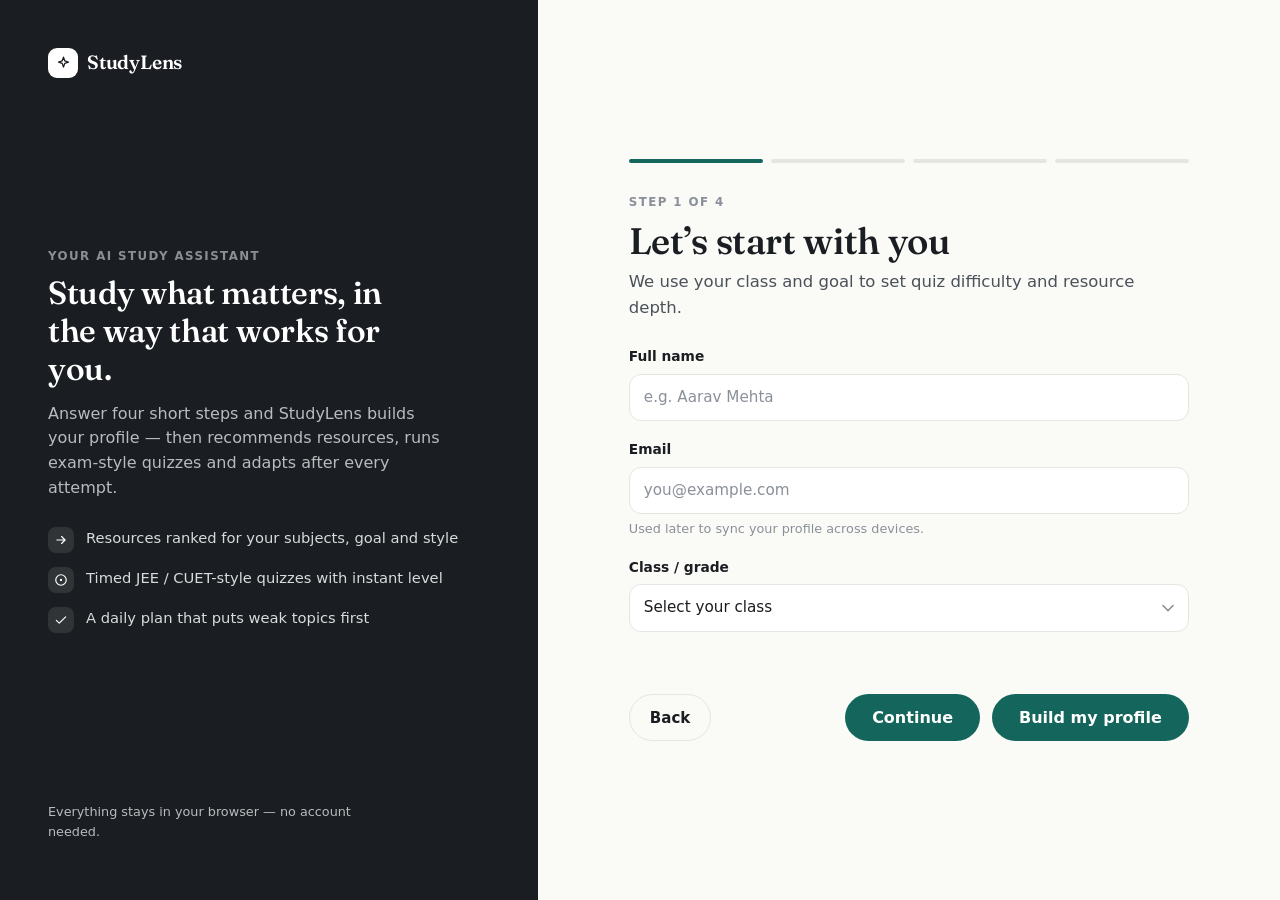
<file: frontend/index.html>
<!DOCTYPE html>
<html lang="en">
<head>
  <meta charset="UTF-8" />
  <meta name="viewport" content="width=device-width, initial-scale=1" />
  <title>StudyLens — Set up your learning profile</title>
  <meta name="description" content="StudyLens onboarding: tell us your goal, subjects and study style to get personalised resources, quizzes and daily plans." />
  <link rel="preconnect" href="https://fonts.googleapis.com" />
  <link rel="preconnect" href="https://fonts.gstatic.com" crossorigin />
  <link href="https://fonts.googleapis.com/css2?family=Fraunces:opsz,wght@9..144,500;9..144,600&display=swap" rel="stylesheet" />
  <link rel="stylesheet" href="css/base.css" />
  <link rel="stylesheet" href="css/pages.css" />
</head>
<body>
  <main class="onboard">
    <aside class="onboard-aside">
      <a class="brand" href="index.html">
        <span class="brand-mark" aria-hidden="true">
          <svg viewBox="0 0 24 24" fill="none" stroke="currentColor" stroke-width="1.8" stroke-linejoin="round"><path d="M12 3l1.8 5.2L19 10l-5.2 1.8L12 17l-1.8-5.2L5 10l5.2-1.8z"/></svg>
        </span>StudyLens</a>

      <div>
        <p class="eyebrow" style="color:#8b8f92">Your AI study assistant</p>
        <h2>Study what matters, in the way that works for you.</h2>
        <p>Answer four short steps and StudyLens builds your profile — then recommends resources, runs exam-style quizzes and adapts after every attempt.</p>
        <ul class="onboard-points">
          <li><span class="dot"><svg viewBox="0 0 24 24" fill="none" stroke="currentColor" stroke-width="2" stroke-linecap="round" stroke-linejoin="round"><path d="M5 12h14M13 6l6 6-6 6"/></svg></span>Resources ranked for your subjects, goal and style</li>
          <li><span class="dot"><svg viewBox="0 0 24 24" fill="none" stroke="currentColor" stroke-width="2" stroke-linecap="round"><circle cx="12" cy="12" r="9"/><circle cx="12" cy="12" r="1"/></svg></span>Timed JEE / CUET-style quizzes with instant level</li>
          <li><span class="dot"><svg viewBox="0 0 24 24" fill="none" stroke="currentColor" stroke-width="2" stroke-linecap="round" stroke-linejoin="round"><path d="M4 12.5l5 5L20 6.5"/></svg></span>A daily plan that puts weak topics first</li>
        </ul>
      </div>

      <p class="onboard-foot">Everything stays in your browser — no account needed.</p>
    </aside>

    <section class="onboard-main">
      <form class="onboard-form" id="ob-form" novalidate>
        <div class="steps" aria-hidden="true">
          <div class="step-dot is-now" data-dot="0"></div>
          <div class="step-dot" data-dot="1"></div>
          <div class="step-dot" data-dot="2"></div>
          <div class="step-dot" data-dot="3"></div>
        </div>

        <!-- Step 1 — about you -->
        <div class="step is-on" data-step="0">
          <p class="eyebrow">Step 1 of 4</p>
          <h1>Let’s start with you</h1>
          <p class="lede">We use your class and goal to set quiz difficulty and resource depth.</p>

          <div class="field">
            <label for="fullName">Full name</label>
            <input class="input" id="fullName" name="fullName" type="text" placeholder="e.g. Aarav Mehta" autocomplete="name" required />
          </div>
          <div class="field">
            <label for="email">Email</label>
            <input class="input" id="email" name="email" type="email" placeholder="you@example.com" autocomplete="email" required />
            <p class="field-hint">Used later to sync your profile across devices.</p>
          </div>
          <div class="field">
            <label for="grade">Class / grade</label>
            <select class="select" id="grade" name="grade" required>
              <option value="" disabled selected>Select your class</option>
              <option>Class 10</option>
              <option>Class 11</option>
              <option>Class 12</option>
              <option>Dropper / Repeat year</option>
              <option>Undergraduate</option>
            </select>
          </div>
        </div>

        <!-- Step 2 — goal & time -->
        <div class="step" data-step="1">
          <p class="eyebrow">Step 2 of 4</p>
          <h1>What are you working towards?</h1>
          <p class="lede">Your goal decides the tone of recommendations and the length of your daily plan.</p>

          <div class="field">
            <label for="goal">Goal</label>
            <select class="select" id="goal" name="goal" required>
              <option value="" disabled selected>Pick a goal</option>
              <option>Crack a competitive exam</option>
              <option>Score 90%+ in board exams</option>
              <option>Build strong fundamentals</option>
              <option>Catch up on a weak subject</option>
              <option>Get into a dream college</option>
            </select>
          </div>
          <div class="field">
            <span class="field-label" id="time-label">Available study time per day</span>
            <div class="time-chips" role="radiogroup" aria-labelledby="time-label" id="time-chips">
              <button type="button" class="time-chip" data-min="30" role="radio" aria-checked="false">30 min</button>
              <button type="button" class="time-chip" data-min="60" role="radio" aria-checked="false">1 hour</button>
              <button type="button" class="time-chip is-on" data-min="90" role="radio" aria-checked="true">1.5 hours</button>
              <button type="button" class="time-chip" data-min="120" role="radio" aria-checked="false">2 hours</button>
              <button type="button" class="time-chip" data-min="180" role="radio" aria-checked="false">3+ hours</button>
            </div>
          </div>
        </div>

        <!-- Step 3 — learning style -->
        <div class="step" data-step="2">
          <p class="eyebrow">Step 3 of 4</p>
          <h1>How do you like to learn?</h1>
          <p class="lede">This steers the mix of videos, articles and practice PDFs we surface first.</p>

          <div class="field">
            <span class="field-label" id="learn-label">Learning style</span>
            <div class="choice-grid choice-grid--2" role="radiogroup" aria-labelledby="learn-label" id="learn-choices">
              <label class="choice"><input type="radio" name="learnersType" value="video" /><span class="choice-key">▶</span><span><span class="choice-title">Video-first</span><span class="choice-sub">Lectures and visual explainers</span></span></label>
              <label class="choice"><input type="radio" name="learnersType" value="reading" /><span class="choice-key">¶</span><span><span class="choice-title">Reading-first</span><span class="choice-sub">Articles, notes and chapters</span></span></label>
              <label class="choice"><input type="radio" name="learnersType" value="practice" /><span class="choice-key">✓</span><span><span class="choice-title">Practice-first</span><span class="choice-sub">Problem sets and question banks</span></span></label>
              <label class="choice is-on"><input type="radio" name="learnersType" value="mixing" checked /><span class="choice-key">✦</span><span><span class="choice-title">A mix of everything</span><span class="choice-sub">Balance of videos, reading and practice</span></span></label>
            </div>
          </div>
          <div class="field">
            <span class="field-label" id="notes-label">Preferred notes style</span>
            <div class="choice-grid choice-grid--2" role="radiogroup" aria-labelledby="notes-label" id="notes-choices">
              <label class="choice is-on"><input type="radio" name="notesPref" value="detailed" checked /><span class="choice-key">≡</span><span><span class="choice-title">Detailed notes</span><span class="choice-sub">Full derivations and explanations</span></span></label>
              <label class="choice"><input type="radio" name="notesPref" value="brief" /><span class="choice-key">–</span><span><span class="choice-title">Brief summaries</span><span class="choice-sub">Short, high-yield bullet points</span></span></label>
              <label class="choice"><input type="radio" name="notesPref" value="examples" /><span class="choice-key">{}</span><span><span class="choice-title">Example-driven</span><span class="choice-sub">Solved examples over theory</span></span></label>
            </div>
          </div>
        </div>

        <!-- Step 4 — subjects -->
        <div class="step" data-step="3">
          <p class="eyebrow">Step 4 of 4</p>
          <h1>Which subjects are you tracking?</h1>
          <p class="lede">Pick at least one. You can change these any time in Settings.</p>

          <div class="choice-grid choice-grid--2" id="subject-choices"><!-- built by onboarding.js --></div>
        </div>

        <p class="step-error" id="ob-error" role="alert"></p>

        <div class="step-actions">
          <button type="button" class="btn btn--ghost" id="ob-back" hidden>Back</button>
          <span style="flex:1"></span>
          <button type="button" class="btn btn--primary btn--lg" id="ob-next">Continue</button>
          <button type="submit" class="btn btn--primary btn--lg" id="ob-finish" hidden>Build my profile</button>
        </div>
      </form>
    </section>
  </main>

  <script src="js/data.js"></script>
  <script src="js/quiz-data.js"></script>
  <script src="js/api.js"></script>
  <script src="js/app.js"></script>
  <script src="js/onboarding.js"></script>
</body>
</html>
</file>
<file: frontend/css/base.css>
/* ==========================================================================
   StudyLens — base.css
   Design tokens, reset, shell (topbar), and shared components.
   Palette: warm paper, ink, deep teal accent. No loud colors.
   ========================================================================== */

:root {
  /* color */
  --paper: #fafaf7;
  --surface: #ffffff;
  --ink: #1a1d21;
  --ink-2: #4a5158;
  --muted: #8a9099;
  --line: #e7e5df;
  --line-soft: #f0eee9;
  --accent: #14665c;
  --accent-strong: #0f4f47;
  --accent-soft: #e6f1ef;
  --amber: #b8791f;
  --amber-soft: #f7efe2;
  --clay: #a8452f;
  --clay-soft: #f7eae6;
  --green: #2f7a4f;
  --green-soft: #e8f3ec;

  /* type */
  --font-display: 'Fraunces', 'Iowan Old Style', Georgia, 'Times New Roman', serif;
  --font-body: system-ui, -apple-system, 'Segoe UI', Roboto, 'Helvetica Neue', Arial, sans-serif;

  /* shape & elevation */
  --r-lg: 18px;
  --r-md: 12px;
  --r-sm: 8px;
  --shadow-1: 0 1px 2px rgba(26, 29, 33, 0.04), 0 8px 24px rgba(26, 29, 33, 0.06);
  --shadow-2: 0 2px 6px rgba(26, 29, 33, 0.06), 0 18px 48px rgba(26, 29, 33, 0.1);

  /* layout */
  --nav-h: 64px;
  --maxw: 1120px;
}

/* ---------- reset ---------- */
*, *::before, *::after { box-sizing: border-box; }
html { -webkit-text-size-adjust: 100%; }
body {
  margin: 0;
  font-family: var(--font-body);
  font-size: 16px;
  line-height: 1.55;
  color: var(--ink);
  background: var(--paper);
  -webkit-font-smoothing: antialiased;
}
h1, h2, h3, h4 { font-family: var(--font-display); font-weight: 550; line-height: 1.2; margin: 0 0 .4em; letter-spacing: -0.01em; }
h1 { font-size: clamp(1.7rem, 3.4vw, 2.3rem); }
h2 { font-size: clamp(1.25rem, 2.4vw, 1.5rem); }
h3 { font-size: 1.05rem; }
p { margin: 0 0 .8em; color: var(--ink-2); }
a { color: var(--accent); text-decoration: none; }
a:hover { text-decoration: underline; }
img, svg { max-width: 100%; }
button { font: inherit; cursor: pointer; }
:focus-visible { outline: 2px solid var(--accent); outline-offset: 2px; border-radius: 4px; }
.sr-only {
  position: absolute; width: 1px; height: 1px; padding: 0; margin: -1px;
  overflow: hidden; clip: rect(0 0 0 0); white-space: nowrap; border: 0;
}
::selection { background: var(--accent-soft); }

/* ---------- shell ---------- */
.topbar {
  position: sticky; top: 0; z-index: 40;
  height: var(--nav-h);
  background: rgba(250, 250, 247, 0.88);
  backdrop-filter: blur(10px);
  border-bottom: 1px solid var(--line);
}
.topbar-inner {
  max-width: var(--maxw); height: 100%; margin: 0 auto; padding: 0 24px;
  display: flex; align-items: center; gap: 28px;
}
.brand {
  display: inline-flex; align-items: center; gap: 9px;
  font-family: var(--font-display); font-size: 1.12rem; font-weight: 600;
  color: var(--ink); letter-spacing: -0.01em;
}
.brand:hover { text-decoration: none; }
.brand-mark {
  width: 30px; height: 30px; border-radius: 9px;
  background: var(--accent); color: #fff;
  display: inline-flex; align-items: center; justify-content: center;
}
.brand-mark svg { width: 17px; height: 17px; }
.nav-links { display: flex; gap: 4px; margin-left: 8px; }
.nav-link {
  padding: 7px 13px; border-radius: 999px;
  color: var(--ink-2); font-size: 0.92rem; font-weight: 500;
}
.nav-link:hover { background: var(--line-soft); text-decoration: none; color: var(--ink); }
.nav-link.is-active { background: var(--ink); color: #fff; }
.nav-end { margin-left: auto; display: flex; align-items: center; gap: 12px; }
.streak-pill {
  display: inline-flex; align-items: center; gap: 5px;
  padding: 5px 11px; border-radius: 999px;
  background: var(--amber-soft); color: var(--amber);
  font-size: 0.85rem; font-weight: 600;
}
.streak-pill svg { width: 15px; height: 15px; }
.avatar {
  width: 34px; height: 34px; border-radius: 50%;
  background: var(--accent-soft); color: var(--accent-strong);
  display: inline-flex; align-items: center; justify-content: center;
  font-size: 0.8rem; font-weight: 700; letter-spacing: 0.02em;
}
.avatar:hover { text-decoration: none; box-shadow: 0 0 0 2px var(--accent-soft), 0 0 0 3px var(--accent); }

.page { max-width: var(--maxw); margin: 0 auto; padding: 36px 24px 84px; }
.page--narrow { max-width: 720px; }

.eyebrow {
  font-size: 0.74rem; font-weight: 700; letter-spacing: 0.12em;
  text-transform: uppercase; color: var(--muted); margin: 0 0 8px;
}
.lede { font-size: 1.03rem; color: var(--ink-2); max-width: 62ch; }

/* ---------- buttons ---------- */
.btn {
  display: inline-flex; align-items: center; justify-content: center; gap: 8px;
  padding: 10px 20px; border-radius: 999px; border: 1px solid transparent;
  font-size: 0.94rem; font-weight: 600; line-height: 1.2;
  transition: transform 0.12s ease, background 0.15s ease, box-shadow 0.15s ease;
}
.btn:hover { text-decoration: none; }
.btn:active { transform: translateY(1px); }
.btn svg { width: 17px; height: 17px; }
.btn--primary { background: var(--accent); color: #fff; }
.btn--primary:hover { background: var(--accent-strong); box-shadow: var(--shadow-1); }
.btn--ink { background: var(--ink); color: #fff; }
.btn--ink:hover { background: #000; box-shadow: var(--shadow-1); }
.btn--ghost { background: transparent; color: var(--ink); border-color: var(--line); }
.btn--ghost:hover { background: var(--line-soft); }
.btn--danger { background: var(--clay-soft); color: var(--clay); }
.btn--danger:hover { background: var(--clay); color: #fff; }
.btn--sm { padding: 7px 14px; font-size: 0.86rem; }
.btn--lg { padding: 13px 26px; font-size: 1rem; }
.btn[disabled] { opacity: 0.45; pointer-events: none; }
.btn-row { display: flex; flex-wrap: wrap; gap: 10px; align-items: center; }

/* ---------- cards & chips ---------- */
.card {
  background: var(--surface); border: 1px solid var(--line);
  border-radius: var(--r-lg); padding: 24px;
}
.card--flush { padding: 0; overflow: hidden; }
.card-hover { transition: transform 0.15s ease, box-shadow 0.15s ease, border-color 0.15s ease; }
.card-hover:hover { transform: translateY(-2px); box-shadow: var(--shadow-1); border-color: #d8d5cc; }

.chip {
  display: inline-flex; align-items: center; gap: 6px;
  padding: 4px 11px; border-radius: 999px;
  background: var(--line-soft); color: var(--ink-2);
  font-size: 0.78rem; font-weight: 600; letter-spacing: 0.01em;
}
.chip--accent { background: var(--accent-soft); color: var(--accent-strong); }
.chip--amber { background: var(--amber-soft); color: var(--amber); }
.chip--clay { background: var(--clay-soft); color: var(--clay); }
.chip--green { background: var(--green-soft); color: var(--green); }
.chip-row { display: flex; flex-wrap: wrap; gap: 7px; }

/* ---------- forms ---------- */
.field { margin-bottom: 18px; }
.field > label, .field-label {
  display: block; margin-bottom: 6px;
  font-size: 0.86rem; font-weight: 600; color: var(--ink);
}
.field-hint { font-size: 0.8rem; color: var(--muted); margin-top: 5px; }
.input, .select {
  width: 100%; padding: 11px 14px;
  border: 1px solid var(--line); border-radius: var(--r-md);
  background: var(--surface); color: var(--ink);
  font: inherit; font-size: 0.95rem;
  transition: border-color 0.15s ease, box-shadow 0.15s ease;
}
.input:focus, .select:focus {
  outline: none; border-color: var(--accent);
  box-shadow: 0 0 0 3px var(--accent-soft);
}
.input::placeholder { color: var(--muted); }
.select {
  appearance: none;
  background-image: url("data:image/svg+xml,%3Csvg xmlns='http://www.w3.org/2000/svg' width='12' height='8' viewBox='0 0 12 8'%3E%3Cpath d='M1 1.5 6 6.5l5-5' fill='none' stroke='%238a9099' stroke-width='1.6' stroke-linecap='round'/%3E%3C/svg%3E");
  background-repeat: no-repeat; background-position: right 14px center;
  padding-right: 38px;
}
textarea.input { min-height: 88px; resize: vertical; }

/* choice chips (radio/checkbox look) */
.choice-grid { display: grid; gap: 10px; }
.choice-grid--2 { grid-template-columns: repeat(2, minmax(0, 1fr)); }
.choice {
  position: relative; display: flex; gap: 12px; align-items: flex-start;
  padding: 13px 16px; border: 1px solid var(--line); border-radius: var(--r-md);
  background: var(--surface); cursor: pointer;
  transition: border-color 0.14s ease, background 0.14s ease, box-shadow 0.14s ease;
}
.choice:hover { border-color: #c9c6bc; }
.choice input { position: absolute; opacity: 0; pointer-events: none; }
.choice.is-on { border-color: var(--accent); background: var(--accent-soft); box-shadow: 0 0 0 1px var(--accent); }
.choice-title { font-weight: 600; font-size: 0.93rem; color: var(--ink); }
.choice-sub { font-size: 0.8rem; color: var(--muted); margin-top: 2px; }
.choice-key {
  flex: 0 0 auto; width: 30px; height: 30px; border-radius: 9px;
  background: var(--line-soft); color: var(--ink-2);
  display: flex; align-items: center; justify-content: center;
  font-size: 0.85rem; font-weight: 700;
}
.choice.is-on .choice-key { background: var(--accent); color: #fff; }

/* ---------- stats & meters ---------- */
.stat-grid { display: grid; grid-template-columns: repeat(4, minmax(0, 1fr)); gap: 14px; }
.stat {
  background: var(--surface); border: 1px solid var(--line);
  border-radius: var(--r-md); padding: 16px 18px;
}
.stat-ico {
  width: 30px; height: 30px; border-radius: 9px; margin-bottom: 10px;
  background: var(--accent-soft); color: var(--accent);
  display: flex; align-items: center; justify-content: center;
}
.stat-ico svg { width: 16px; height: 16px; }
.stat-val { font-family: var(--font-display); font-size: 1.5rem; font-weight: 600; line-height: 1.1; }
.stat-label { font-size: 0.78rem; color: var(--muted); font-weight: 600; letter-spacing: 0.02em; }

.meter { height: 6px; border-radius: 999px; background: var(--line-soft); overflow: hidden; }
.meter > span { display: block; height: 100%; border-radius: inherit; background: var(--accent); transition: width 0.5s ease; }
.meter--amber > span { background: var(--amber); }
.meter--green > span { background: var(--green); }
.meter--clay > span { background: var(--clay); }

/* ---------- misc components ---------- */
.empty {
  text-align: center; padding: 44px 24px;
  border: 1px dashed var(--line); border-radius: var(--r-lg);
  color: var(--muted); background: var(--surface);
}
.empty h3 { color: var(--ink); }

.toast {
  position: fixed; left: 50%; bottom: 26px; z-index: 90;
  transform: translate(-50%, 16px); opacity: 0; pointer-events: none;
  background: var(--ink); color: #fff;
  padding: 11px 20px; border-radius: 999px;
  font-size: 0.9rem; font-weight: 500;
  transition: opacity 0.22s ease, transform 0.22s ease;
  box-shadow: var(--shadow-2);
}
.toast.is-on { opacity: 1; transform: translate(-50%, 0); }
.toast--danger { background: var(--clay); }

.modal-backdrop {
  position: fixed; inset: 0; z-index: 80;
  background: rgba(26, 29, 33, 0.42);
  display: flex; align-items: center; justify-content: center; padding: 20px;
}
.modal {
  background: var(--surface); border-radius: var(--r-lg);
  padding: 26px; max-width: 420px; width: 100%;
  box-shadow: var(--shadow-2);
  animation: pop 0.18s ease;
}
@keyframes pop { from { transform: scale(0.96); opacity: 0; } to { transform: scale(1); opacity: 1; } }
.modal-actions { display: flex; justify-content: flex-end; gap: 10px; margin-top: 20px; }

.section-head {
  display: flex; align-items: baseline; justify-content: space-between;
  gap: 16px; margin: 40px 0 16px;
}
.section-head h2 { margin: 0; }
.section-head a { font-size: 0.88rem; font-weight: 600; }

.divider { border: 0; border-top: 1px solid var(--line); margin: 28px 0; }

@media (max-width: 860px) {
  .stat-grid { grid-template-columns: repeat(2, minmax(0, 1fr)); }
  .nav-links { display: none; }
}
@media (max-width: 560px) {
  .page { padding: 26px 16px 72px; }
  .topbar-inner { padding: 0 16px; }
  .choice-grid--2 { grid-template-columns: 1fr; }
}
@media (prefers-reduced-motion: reduce) {
  *, *::before, *::after { animation-duration: 0.01ms !important; transition-duration: 0.01ms !important; }
}
</file>
<file: frontend/css/pages.css>
/* ==========================================================================
   StudyLens — pages.css
   Page-specific layouts: onboarding, dashboard, subject, quiz, results, settings.
   ========================================================================== */

/* ==========================================================================
   1 · Onboarding
   ========================================================================== */
.onboard { min-height: 100vh; display: grid; grid-template-columns: minmax(340px, 42%) 1fr; }
.onboard-aside {
  background: var(--ink); color: #f4f3ef;
  padding: 48px; display: flex; flex-direction: column; justify-content: space-between;
}
.onboard-aside .brand { color: #fff; font-size: 1.2rem; }
.onboard-aside .brand-mark { background: #fff; color: var(--ink); }
.onboard-aside h2 { color: #fff; font-size: clamp(1.5rem, 2.6vw, 2rem); max-width: 18ch; }
.onboard-aside p { color: #b9bcbe; max-width: 40ch; }
.onboard-points { list-style: none; margin: 26px 0 0; padding: 0; display: grid; gap: 14px; }
.onboard-points li { display: flex; gap: 12px; align-items: flex-start; font-size: 0.92rem; color: #d9dbdb; }
.onboard-points .dot {
  flex: 0 0 auto; width: 26px; height: 26px; border-radius: 8px;
  background: rgba(255, 255, 255, 0.1); color: #fff;
  display: flex; align-items: center; justify-content: center;
}
.onboard-points .dot svg { width: 14px; height: 14px; }
.onboard-foot { font-size: 0.8rem; color: #8b8f92; }

.onboard-main { display: flex; align-items: center; justify-content: center; padding: 48px 32px; }
.onboard-form { width: 100%; max-width: 560px; }

.steps { display: flex; gap: 8px; margin-bottom: 30px; }
.step-dot { flex: 1; height: 4px; border-radius: 999px; background: var(--line); overflow: hidden; }
.step-dot.is-done, .step-dot.is-now { background: var(--accent); }
.step-dot.is-now { animation: pulse 1.6s ease infinite; }
@keyframes pulse { 50% { opacity: 0.55; } }

.step { display: none; }
.step.is-on { display: block; animation: fadeUp 0.28s ease; }
@keyframes fadeUp { from { opacity: 0; transform: translateY(10px); } to { opacity: 1; transform: none; } }
.step h1 { margin-bottom: 6px; }
.step .lede { margin-bottom: 26px; }
.step-actions { display: flex; justify-content: space-between; gap: 12px; margin-top: 28px; }
.step-error { color: var(--clay); font-size: 0.85rem; font-weight: 600; min-height: 1.2em; margin-top: 14px; }

.time-chips { display: flex; flex-wrap: wrap; gap: 9px; }
.time-chip {
  padding: 9px 16px; border-radius: 999px; border: 1px solid var(--line);
  background: var(--surface); font-size: 0.9rem; font-weight: 600; color: var(--ink-2);
  transition: all 0.14s ease;
}
.time-chip:hover { border-color: #c9c6bc; }
.time-chip.is-on { background: var(--ink); border-color: var(--ink); color: #fff; }

@media (max-width: 900px) {
  .onboard { grid-template-columns: 1fr; }
  .onboard-aside { display: none; }
}

/* ==========================================================================
   2 · Dashboard
   ========================================================================== */
.dash-head { display: flex; flex-wrap: wrap; align-items: flex-end; justify-content: space-between; gap: 16px; margin-bottom: 26px; }
.dash-head .date { font-size: 0.86rem; color: var(--muted); font-weight: 600; }

.focus-card {
  display: grid; grid-template-columns: 1.35fr 1fr; gap: 0;
  background: var(--surface); border: 1px solid var(--line);
  border-radius: var(--r-lg); overflow: hidden;
}
.focus-body { padding: 30px 32px; }
.focus-body h2 { font-size: clamp(1.4rem, 2.6vw, 1.8rem); margin-bottom: 8px; }
.focus-body .lede { font-size: 0.95rem; margin-bottom: 20px; }
.focus-art {
  display: flex; align-items: center; justify-content: center;
  padding: 26px; color: var(--accent);
  background: linear-gradient(140deg, var(--accent-soft), #f3f8f7);
  border-left: 1px solid var(--line);
}
.focus-art svg { width: min(240px, 90%); height: auto; }

.subj-grid { display: grid; grid-template-columns: repeat(3, minmax(0, 1fr)); gap: 14px; }
.subj-card { display: block; color: inherit; padding: 20px; }
.subj-card:hover { text-decoration: none; }
.subj-top { display: flex; align-items: center; justify-content: space-between; margin-bottom: 12px; }
.subj-badge {
  width: 38px; height: 38px; border-radius: 11px;
  display: flex; align-items: center; justify-content: center;
  font-family: var(--font-display); font-weight: 600; font-size: 1.02rem; color: #fff;
}
.subj-card h3 { margin: 0 0 2px; font-size: 1.02rem; }
.subj-meta { font-size: 0.78rem; color: var(--muted); }
.subj-stats { display: flex; gap: 14px; margin-top: 14px; font-size: 0.78rem; color: var(--ink-2); font-weight: 600; }
.subj-stats b { color: var(--ink); }

.rec-strip { display: grid; grid-template-columns: repeat(3, minmax(0, 1fr)); gap: 14px; }
.rec-card { display: flex; flex-direction: column; gap: 8px; padding: 18px; }
.rec-type { display: inline-flex; align-items: center; gap: 7px; font-size: 0.76rem; font-weight: 700; text-transform: uppercase; letter-spacing: 0.08em; color: var(--muted); }
.rec-type svg { width: 14px; height: 14px; }
.rec-card h3 { font-size: 0.96rem; margin: 0; }
.rec-card .why { font-size: 0.8rem; color: var(--accent-strong); background: var(--accent-soft); border-radius: 8px; padding: 5px 9px; align-self: flex-start; }

.plan-list { list-style: none; margin: 0; padding: 0; display: grid; gap: 0; }
.plan-item { display: flex; gap: 16px; padding: 16px 0; border-bottom: 1px solid var(--line-soft); }
.plan-item:last-child { border-bottom: 0; }
.plan-no {
  flex: 0 0 auto; width: 30px; height: 30px; border-radius: 50%;
  border: 1.5px solid var(--line); color: var(--muted);
  display: flex; align-items: center; justify-content: center;
  font-size: 0.82rem; font-weight: 700;
}
.plan-item.is-done .plan-no { background: var(--green); border-color: var(--green); color: #fff; }
.plan-item.is-done .plan-title { text-decoration: line-through; color: var(--muted); }
.plan-title { font-weight: 600; font-size: 0.95rem; }
.plan-detail { font-size: 0.86rem; color: var(--ink-2); margin: 2px 0 0; }
.plan-min { margin-left: auto; flex: 0 0 auto; font-size: 0.78rem; font-weight: 700; color: var(--muted); }

@media (max-width: 900px) {
  .focus-card { grid-template-columns: 1fr; }
  .focus-art { border-left: 0; border-top: 1px solid var(--line); }
  .subj-grid, .rec-strip { grid-template-columns: 1fr; }
}

/* ==========================================================================
   3 · Subject page
   ========================================================================== */
.subj-hero { display: grid; grid-template-columns: 1.4fr 1fr; gap: 30px; align-items: center; margin-bottom: 34px; }
.subj-hero h1 { margin-bottom: 10px; }
.subj-hero-art {
  border-radius: var(--r-lg); padding: 26px;
  display: flex; align-items: center; justify-content: center;
  border: 1px solid var(--line);
}
.subj-hero-art svg { width: 100%; height: auto; max-height: 210px; }

.filter-bar { display: flex; flex-wrap: wrap; gap: 8px; align-items: center; }
.filter-btn {
  padding: 7px 15px; border-radius: 999px; border: 1px solid var(--line);
  background: var(--surface); font-size: 0.86rem; font-weight: 600; color: var(--ink-2);
}
.filter-btn:hover { border-color: #c9c6bc; }
.filter-btn.is-on { background: var(--ink); border-color: var(--ink); color: #fff; }
.filter-count { margin-left: auto; font-size: 0.82rem; color: var(--muted); font-weight: 600; }

.res-grid { display: grid; grid-template-columns: repeat(3, minmax(0, 1fr)); gap: 14px; }
.res-card { display: flex; flex-direction: column; gap: 10px; padding: 20px; position: relative; }
.res-card .rank {
  position: absolute; top: 14px; right: 14px;
  font-size: 0.68rem; font-weight: 800; letter-spacing: 0.06em;
  color: var(--accent-strong); background: var(--accent-soft);
  padding: 3px 9px; border-radius: 999px;
}
.res-ico {
  width: 34px; height: 34px; border-radius: 10px;
  background: var(--line-soft); color: var(--ink-2);
  display: flex; align-items: center; justify-content: center;
}
.res-ico svg { width: 17px; height: 17px; }
.res-ico--video { background: var(--accent-soft); color: var(--accent); }
.res-ico--pdf { background: var(--amber-soft); color: var(--amber); }
.res-ico--article { background: var(--green-soft); color: var(--green); }
.res-card h3 { font-size: 0.97rem; margin: 0; }
.res-card .detail { font-size: 0.85rem; color: var(--ink-2); margin: 0; flex: 1; }
.res-foot { display: flex; align-items: center; justify-content: space-between; gap: 10px; margin-top: 4px; }

@media (max-width: 900px) {
  .subj-hero { grid-template-columns: 1fr; }
  .res-grid { grid-template-columns: 1fr; }
}

/* ==========================================================================
   4 · Quiz
   ========================================================================== */
.quiz-wrap { max-width: 760px; margin: 0 auto; }
.quiz-bar {
  position: sticky; top: var(--nav-h); z-index: 30;
  display: flex; align-items: center; gap: 16px;
  background: rgba(250, 250, 247, 0.92); backdrop-filter: blur(8px);
  padding: 12px 0; margin-bottom: 18px; border-bottom: 1px solid var(--line);
}
.quiz-bar .meter { flex: 1; }
.timer {
  display: inline-flex; align-items: center; gap: 7px;
  font-variant-numeric: tabular-nums; font-weight: 700; font-size: 0.95rem;
  color: var(--ink); background: var(--surface);
  border: 1px solid var(--line); border-radius: 999px; padding: 7px 14px;
}
.timer svg { width: 15px; height: 15px; color: var(--muted); }
.timer.is-low { color: var(--clay); border-color: var(--clay); background: var(--clay-soft); }
.timer.is-low svg { color: var(--clay); }

.q-card { padding: 30px 32px; }
.q-meta { display: flex; flex-wrap: wrap; gap: 8px; margin-bottom: 16px; }
.q-text { font-family: var(--font-display); font-size: 1.22rem; font-weight: 550; line-height: 1.45; margin: 0 0 22px; }
.q-opts { display: grid; gap: 10px; }
.opt {
  display: flex; gap: 13px; align-items: flex-start; text-align: left;
  width: 100%; padding: 13px 16px;
  border: 1px solid var(--line); border-radius: var(--r-md);
  background: var(--surface); color: var(--ink); font-size: 0.95rem;
  transition: border-color 0.13s ease, background 0.13s ease;
}
.opt:hover { border-color: #c9c6bc; background: #fcfcfa; }
.opt.is-on { border-color: var(--accent); background: var(--accent-soft); box-shadow: 0 0 0 1px var(--accent); }
.opt-key {
  flex: 0 0 auto; width: 26px; height: 26px; border-radius: 8px;
  background: var(--line-soft); color: var(--ink-2);
  display: flex; align-items: center; justify-content: center;
  font-size: 0.8rem; font-weight: 700;
}
.opt.is-on .opt-key { background: var(--accent); color: #fff; }

.quiz-nav { display: flex; align-items: center; gap: 10px; margin-top: 22px; }
.quiz-nav .spacer { flex: 1; }
.q-dots { display: flex; flex-wrap: wrap; gap: 7px; margin-top: 20px; }
.q-dot {
  width: 32px; height: 32px; border-radius: 9px;
  border: 1px solid var(--line); background: var(--surface);
  font-size: 0.8rem; font-weight: 700; color: var(--ink-2);
}
.q-dot.is-answered { background: var(--accent-soft); border-color: var(--accent); color: var(--accent-strong); }
.q-dot.is-now { background: var(--ink); border-color: var(--ink); color: #fff; }

.quiz-intro { text-align: center; padding: 44px 34px; }
.quiz-intro .big {
  width: 74px; height: 74px; margin: 0 auto 18px; border-radius: 22px;
  background: var(--accent-soft); color: var(--accent);
  display: flex; align-items: center; justify-content: center;
}
.quiz-intro .big svg { width: 34px; height: 34px; }
.quiz-facts { display: flex; justify-content: center; gap: 30px; margin: 24px 0; flex-wrap: wrap; }
.quiz-fact b { display: block; font-family: var(--font-display); font-size: 1.4rem; }
.quiz-fact span { font-size: 0.78rem; color: var(--muted); font-weight: 600; text-transform: uppercase; letter-spacing: 0.06em; }

@media (max-width: 640px) {
  .q-card { padding: 22px 18px; }
  .quiz-nav { flex-wrap: wrap; }
}

/* ==========================================================================
   5 · Results
   ========================================================================== */
.result-hero { display: grid; grid-template-columns: auto 1fr; gap: 34px; align-items: center; padding: 34px; }
.score-ring { position: relative; width: 150px; height: 150px; }
.score-ring svg { transform: rotate(-90deg); }
.score-ring .track { stroke: var(--line-soft); }
.score-ring .val { stroke: var(--accent); stroke-linecap: round; transition: stroke-dashoffset 0.9s cubic-bezier(0.22, 1, 0.36, 1); }
.score-ring .mid {
  position: absolute; inset: 0; display: flex; flex-direction: column;
  align-items: center; justify-content: center;
}
.score-ring .pct { font-family: var(--font-display); font-size: 2rem; font-weight: 600; line-height: 1; }
.score-ring .of { font-size: 0.78rem; color: var(--muted); font-weight: 600; margin-top: 3px; }
.level-track { display: flex; gap: 6px; margin: 12px 0 6px; }
.level-seg { flex: 1; height: 6px; border-radius: 999px; background: var(--line-soft); }
.level-seg.is-on { background: var(--accent); }

.topic-bars { display: grid; gap: 14px; }
.topic-row { display: grid; grid-template-columns: 180px 1fr 52px; gap: 14px; align-items: center; font-size: 0.88rem; }
.topic-row .name { font-weight: 600; }
.topic-row .pct { text-align: right; font-weight: 700; font-variant-numeric: tabular-nums; }

.advice-list { display: grid; gap: 12px; list-style: none; padding: 0; margin: 0; }
.advice {
  display: flex; gap: 14px; align-items: flex-start;
  padding: 16px 18px; border: 1px solid var(--line);
  border-radius: var(--r-md); background: var(--surface);
}
.advice .n {
  flex: 0 0 auto; width: 26px; height: 26px; border-radius: 8px;
  background: var(--accent-soft); color: var(--accent-strong);
  display: flex; align-items: center; justify-content: center;
  font-size: 0.8rem; font-weight: 800;
}
.advice p { margin: 2px 0 0; font-size: 0.88rem; }

.review-item { border: 1px solid var(--line); border-radius: var(--r-md); background: var(--surface); margin-bottom: 10px; overflow: hidden; }
.review-q { display: flex; gap: 12px; align-items: flex-start; width: 100%; text-align: left; padding: 15px 18px; background: none; border: 0; font-size: 0.93rem; color: var(--ink); }
.review-q:hover { background: #fcfcfa; }
.review-mark { flex: 0 0 auto; width: 22px; height: 22px; border-radius: 50%; display: flex; align-items: center; justify-content: center; }
.review-mark svg { width: 12px; height: 12px; }
.review-mark.ok { background: var(--green-soft); color: var(--green); }
.review-mark.no { background: var(--clay-soft); color: var(--clay); }
.review-body { display: none; padding: 0 18px 18px 52px; font-size: 0.88rem; }
.review-item.is-open .review-body { display: block; }
.review-ans { margin: 4px 0; }
.review-ans b.correct { color: var(--green); }
.review-ans b.wrong { color: var(--clay); }
.review-why { background: var(--line-soft); border-radius: 10px; padding: 10px 13px; color: var(--ink-2); }

@media (max-width: 720px) {
  .result-hero { grid-template-columns: 1fr; text-align: center; justify-items: center; }
  .topic-row { grid-template-columns: 110px 1fr 46px; }
}

/* ==========================================================================
   6 · Settings
   ========================================================================== */
.settings-grid { display: grid; grid-template-columns: 210px 1fr; gap: 34px; align-items: start; }
.settings-index { position: sticky; top: calc(var(--nav-h) + 24px); display: grid; gap: 2px; }
.settings-index a {
  padding: 8px 12px; border-radius: 9px; font-size: 0.9rem;
  font-weight: 600; color: var(--ink-2);
}
.settings-index a:hover { background: var(--line-soft); text-decoration: none; color: var(--ink); }
.settings-section { margin-bottom: 20px; scroll-margin-top: calc(var(--nav-h) + 20px); }
.settings-section h2 { font-size: 1.15rem; }
.danger-zone { border-color: #ecd3cb; }
.danger-zone h2 { color: var(--clay); }
.save-bar {
  position: sticky; bottom: 16px; z-index: 30;
  display: flex; align-items: center; justify-content: space-between; gap: 14px;
  background: var(--ink); color: #fff;
  border-radius: 999px; padding: 10px 12px 10px 22px;
  box-shadow: var(--shadow-2); margin-top: 26px;
}
.save-bar p { margin: 0; color: #cfd2d4; font-size: 0.88rem; }

@media (max-width: 820px) {
  .settings-grid { grid-template-columns: 1fr; }
  .settings-index { display: none; }
}
</file>
